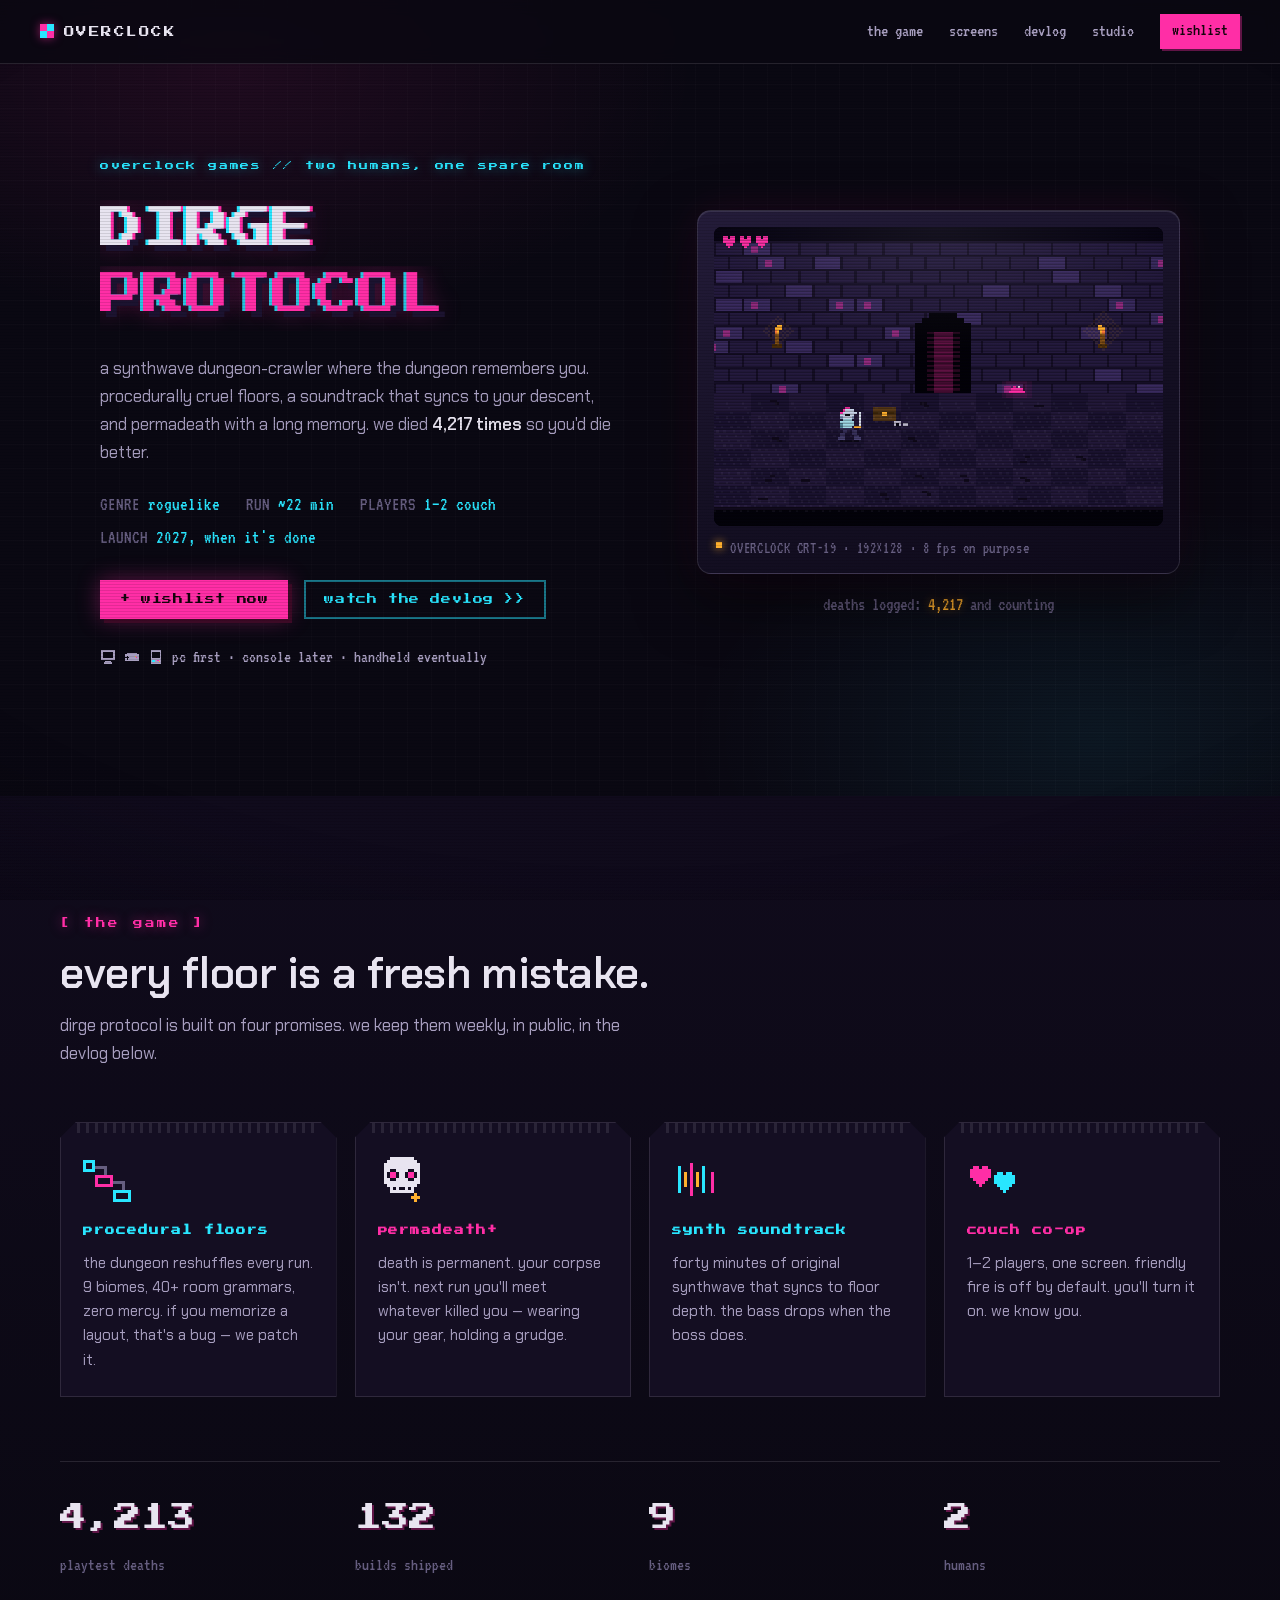
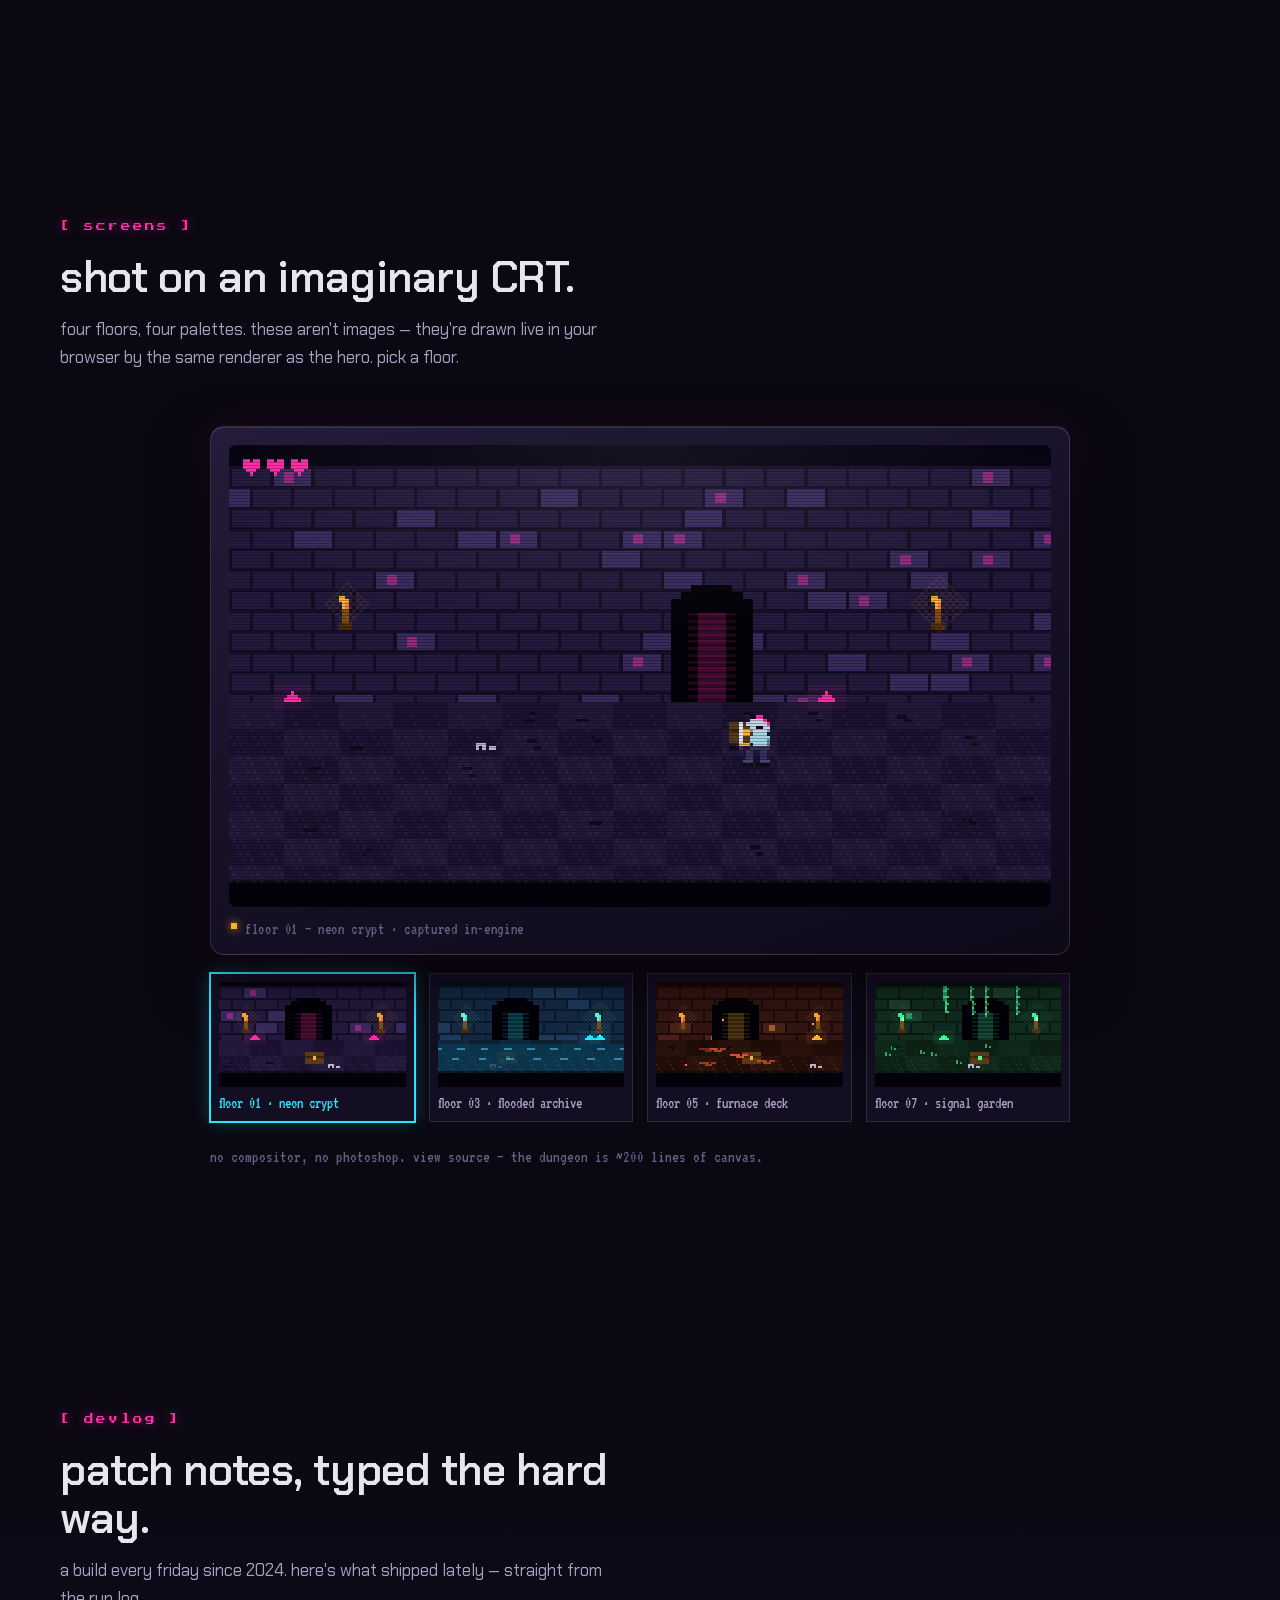
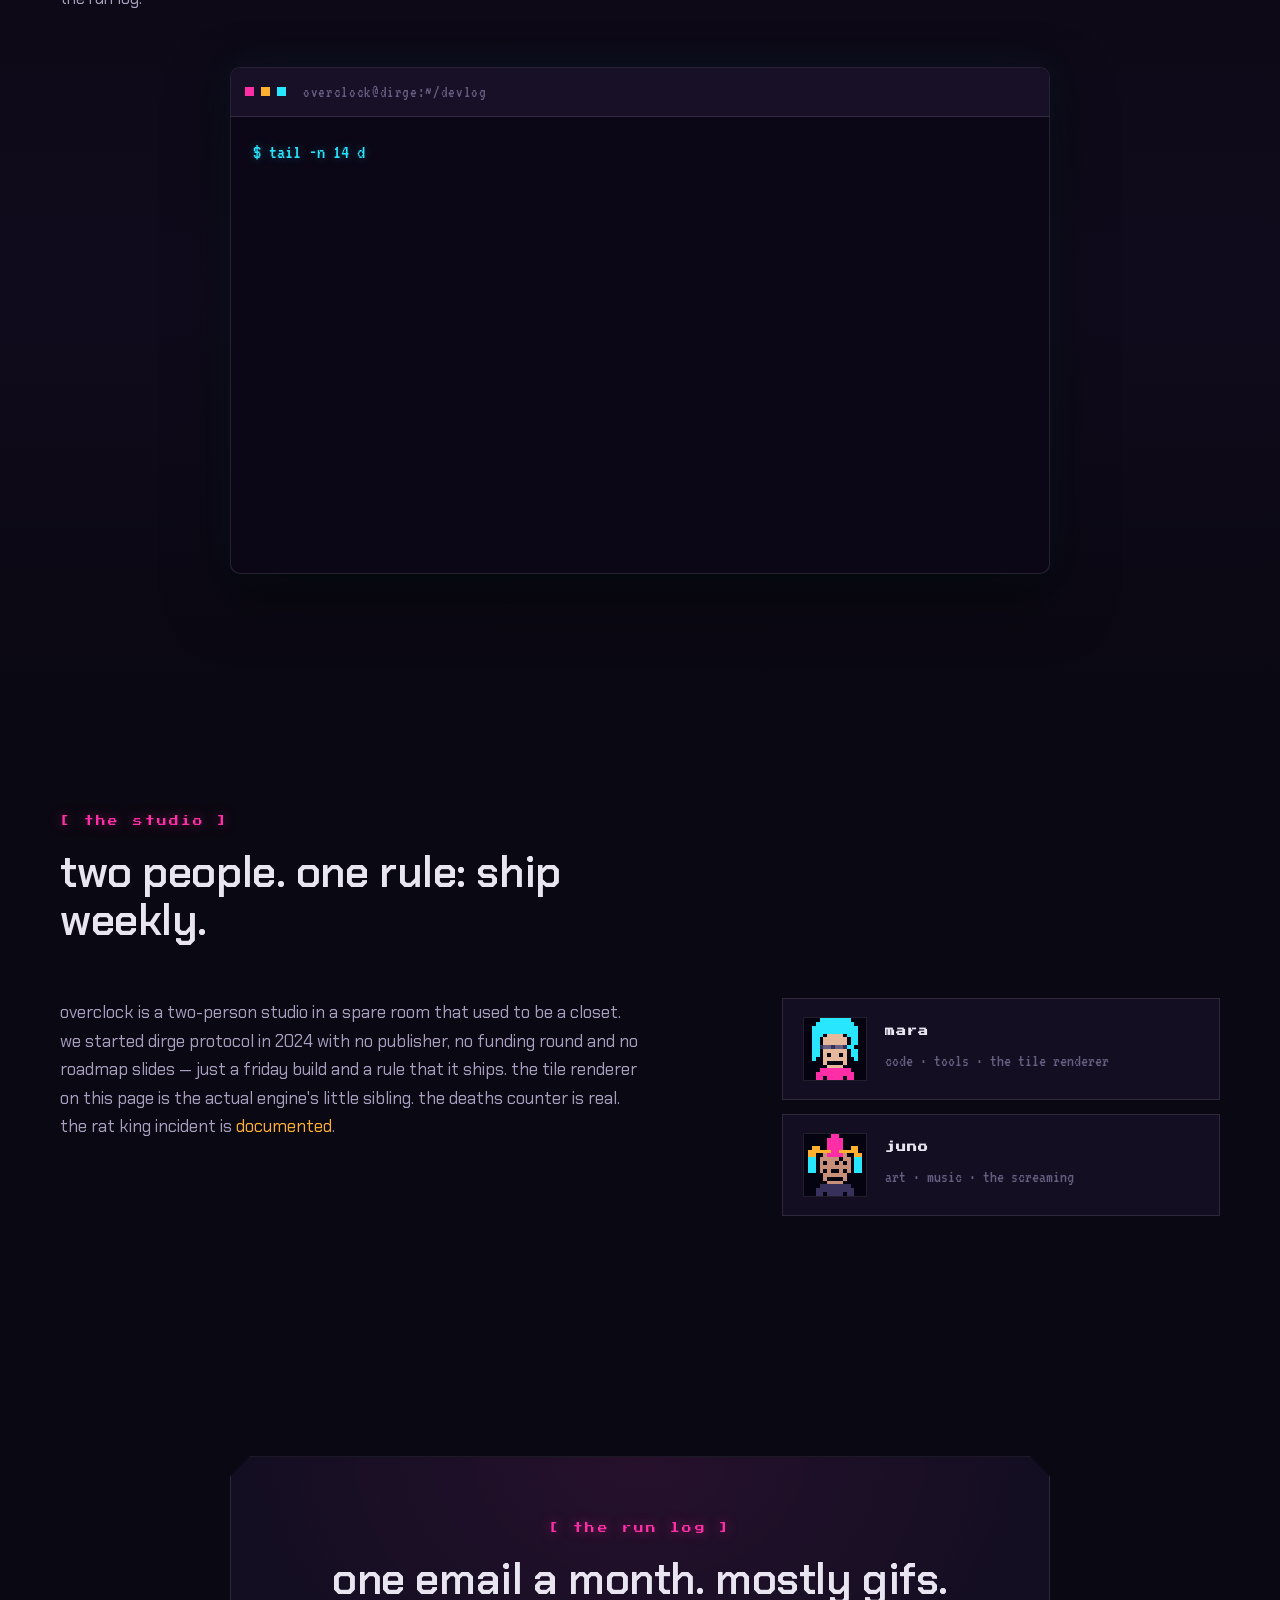
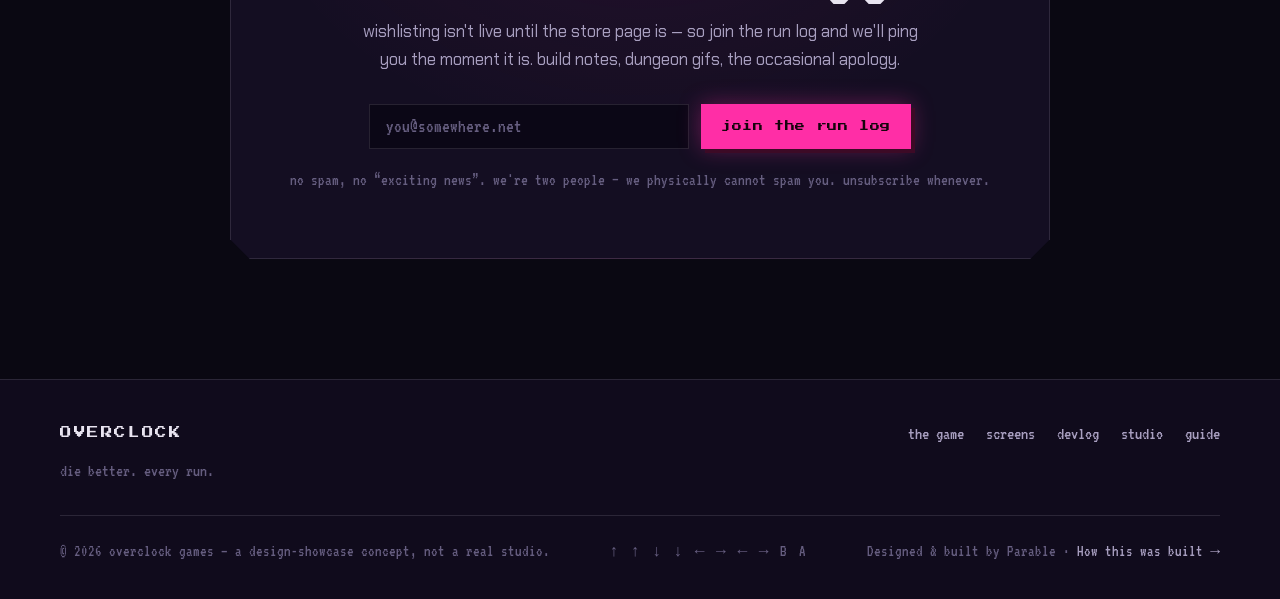
<file: index.html>
<!doctype html>
<html lang="en">
<head>
<meta charset="utf-8" />
<meta name="viewport" content="width=device-width, initial-scale=1" />
<script>document.documentElement.classList.add('js')</script>
<title>OVERCLOCK — DIRGE PROTOCOL, a synthwave dungeon-crawler roguelike</title>
<meta name="description" content="OVERCLOCK is a two-person indie studio. DIRGE PROTOCOL is our synthwave dungeon-crawler roguelike — procedurally cruel floors, permadeath with a memory, couch co-op. We died 4,217 times so you'd die better. Wishlist now." />
<meta name="theme-color" content="#0a0812" />
<meta name="color-scheme" content="dark" />
<meta property="og:title" content="OVERCLOCK — DIRGE PROTOCOL" />
<meta property="og:description" content="A synthwave dungeon-crawler roguelike from a two-person studio. We died 4,217 times so you'd die better." />
<link rel="preconnect" href="https://fonts.googleapis.com" />
<link rel="preconnect" href="https://fonts.gstatic.com" crossorigin />
<link href="https://fonts.googleapis.com/css2?family=Press+Start+2P&family=Chakra+Petch:wght@300;400;500;600;700&family=VT323&display=swap" rel="stylesheet" />
<link rel="stylesheet" href="./styles.css" />
</head>
<body>

<div class="bg-glow" aria-hidden="true"></div>
<div class="scanlines" aria-hidden="true"></div>
<div class="vignette" aria-hidden="true"></div>
<div class="tear" aria-hidden="true"></div>

<header class="nav">
  <a class="brand" href="./" aria-label="Overclock Games home">
    <span class="brand-mark" aria-hidden="true"></span>
    <span class="brand-word">OVERCLOCK</span>
  </a>
  <nav class="nav-links" aria-label="Primary">
    <a href="#game">the game</a>
    <a href="#screens">screens</a>
    <a href="#devlog">devlog</a>
    <a href="#studio">studio</a>
    <a class="nav-cta" href="#runlog">wishlist</a>
  </nav>
</header>

<main id="main">

  <!-- ============ HERO ============ -->
  <section class="hero" id="top" data-glitch>
    <div class="hero-copy">
      <p class="eyebrow reveal">overclock games // two humans, one spare room</p>
      <h1 class="logo" aria-label="Dirge Protocol">
        <span class="line"><span class="logo-word w-dirge">DIRGE</span></span>
        <span class="line"><span class="logo-word w-proto">PROTOCOL</span></span>
      </h1>
      <p class="hero-sub reveal">a synthwave dungeon-crawler where the dungeon remembers you.
        procedurally cruel floors, a soundtrack that syncs to your descent, and permadeath
        with a long memory. we died <strong>4,217 times</strong> so you'd die better.</p>
      <dl class="hero-meta reveal" aria-label="Game facts">
        <div><dt>genre</dt><dd>roguelike</dd></div>
        <div><dt>run</dt><dd>~22 min</dd></div>
        <div><dt>players</dt><dd>1–2 couch</dd></div>
        <div><dt>launch</dt><dd>2027, when it's done</dd></div>
      </dl>
      <div class="hero-actions reveal">
        <a class="btn btn-primary" href="#runlog"><span aria-hidden="true">+ </span>wishlist now</a>
        <a class="btn btn-ghost" href="#devlog">watch the devlog <span aria-hidden="true">&gt;&gt;</span></a>
      </div>
      <p class="platforms reveal">
        <svg class="picon" viewBox="0 0 12 12" shape-rendering="crispEdges" aria-hidden="true"><rect x="1" y="1" width="10" height="7" /><rect x="2" y="2" width="8" height="5" class="pi-screen"/><rect x="4" y="9" width="4" height="1"/><rect x="3" y="10" width="6" height="1"/></svg>
        <svg class="picon" viewBox="0 0 12 12" shape-rendering="crispEdges" aria-hidden="true"><rect x="1" y="4" width="10" height="5"/><rect x="2" y="3" width="8" height="1"/><rect x="2" y="5" width="1" height="3" class="pi-screen"/><rect x="1" y="6" width="3" height="1" class="pi-screen"/><rect x="8" y="5" width="1" height="1" class="pi-a"/><rect x="9" y="6" width="1" height="1" class="pi-m"/></svg>
        <svg class="picon" viewBox="0 0 12 12" shape-rendering="crispEdges" aria-hidden="true"><rect x="2" y="1" width="8" height="10"/><rect x="3" y="2" width="6" height="5" class="pi-screen"/><rect x="3" y="8" width="2" height="2" class="pi-c"/><rect x="7" y="8" width="1" height="1" class="pi-m"/><rect x="8" y="9" width="1" height="1" class="pi-a"/></svg>
        <span>pc first · console later · handheld eventually</span>
      </p>
    </div>

    <div class="hero-crt reveal">
      <figure class="crt" role="img" aria-label="Pixel-art scene from Dirge Protocol: a small knight patrols a torch-lit dungeon corridor, magenta crystals glowing along the walls, dithered fog drifting across the floor. Drawn live by the site's own renderer.">
        <div class="crt-screen">
          <canvas id="heroScene" width="192" height="128" aria-hidden="true"></canvas>
          <noscript><p class="crt-noscript">the live pixel renderer needs JavaScript — imagine a very small knight in a very rude dungeon.</p></noscript>
        </div>
        <figcaption class="crt-label" aria-hidden="true">
          <span class="crt-led"></span>OVERCLOCK CRT-19 · 192×128 · 8 fps on purpose
        </figcaption>
      </figure>
      <p class="deaths reveal"><span class="deaths-k">deaths logged:</span> <span id="deathCount">4,217</span> <span class="deaths-s">and counting</span></p>
    </div>
  </section>

  <!-- ============ THE GAME ============ -->
  <section id="game" class="game" data-glitch>
    <div class="section-head">
      <p class="kicker reveal">[ the game ]</p>
      <h2 class="reveal">every floor is a fresh mistake.</h2>
      <p class="lede reveal">dirge protocol is built on four promises. we keep them weekly,
        in public, in the devlog below.</p>
    </div>

    <div class="cart-grid">
      <article class="cart reveal">
        <canvas class="cart-icon" data-icon="floors" width="16" height="16" aria-hidden="true"></canvas>
        <h3>procedural floors</h3>
        <p>the dungeon reshuffles every run. 9 biomes, 40+ room grammars, zero mercy.
          if you memorize a layout, that's a bug — we patch it.</p>
      </article>
      <article class="cart reveal">
        <canvas class="cart-icon" data-icon="skull" width="16" height="16" aria-hidden="true"></canvas>
        <h3>permadeath+</h3>
        <p>death is permanent. your corpse isn't. next run you'll meet whatever killed
          you — wearing your gear, holding a grudge.</p>
      </article>
      <article class="cart reveal">
        <canvas class="cart-icon" data-icon="synth" width="16" height="16" aria-hidden="true"></canvas>
        <h3>synth soundtrack</h3>
        <p>forty minutes of original synthwave that syncs to floor depth.
          the bass drops when the boss does.</p>
      </article>
      <article class="cart reveal">
        <canvas class="cart-icon" data-icon="coop" width="16" height="16" aria-hidden="true"></canvas>
        <h3>couch co-op</h3>
        <p>1–2 players, one screen. friendly fire is off by default.
          you'll turn it on. we know you.</p>
      </article>
    </div>

    <div class="stats reveal" aria-label="Studio numbers">
      <div class="stat"><span class="s-num" data-to="4217">0</span><span class="s-lbl">playtest deaths</span></div>
      <div class="stat"><span class="s-num" data-to="132">0</span><span class="s-lbl">builds shipped</span></div>
      <div class="stat"><span class="s-num" data-to="9">0</span><span class="s-lbl">biomes</span></div>
      <div class="stat"><span class="s-num" data-to="2">0</span><span class="s-lbl">humans</span></div>
    </div>
  </section>

  <!-- ============ SCREENS ============ -->
  <section id="screens" class="screens" data-glitch>
    <div class="section-head">
      <p class="kicker reveal">[ screens ]</p>
      <h2 class="reveal">shot on an imaginary CRT.</h2>
      <p class="lede reveal">four floors, four palettes. these aren't images — they're drawn
        live in your browser by the same renderer as the hero. pick a floor.</p>
    </div>

    <figure class="shot-viewer reveal" role="img" aria-label="Large pixel-art screenshot of the currently selected floor of Dirge Protocol, rendered inside a CRT bezel.">
      <div class="crt crt-wide">
        <div class="crt-screen">
          <canvas id="shotScene" width="240" height="135" aria-hidden="true"></canvas>
        </div>
        <figcaption class="crt-label" aria-hidden="true"><span class="crt-led"></span><span id="shotCaption">floor 01 — neon crypt · captured in-engine</span></figcaption>
      </div>
    </figure>

    <div class="shot-rail reveal" role="group" aria-label="Choose a floor to preview">
      <button class="shot-thumb" type="button" data-shot="0" aria-pressed="true">
        <canvas width="96" height="54" aria-hidden="true"></canvas><span>floor 01 · neon crypt</span>
      </button>
      <button class="shot-thumb" type="button" data-shot="1" aria-pressed="false">
        <canvas width="96" height="54" aria-hidden="true"></canvas><span>floor 03 · flooded archive</span>
      </button>
      <button class="shot-thumb" type="button" data-shot="2" aria-pressed="false">
        <canvas width="96" height="54" aria-hidden="true"></canvas><span>floor 05 · furnace deck</span>
      </button>
      <button class="shot-thumb" type="button" data-shot="3" aria-pressed="false">
        <canvas width="96" height="54" aria-hidden="true"></canvas><span>floor 07 · signal garden</span>
      </button>
    </div>
    <p class="shot-note reveal">no compositor, no photoshop. view source — the dungeon is ~200 lines of canvas.</p>
  </section>

  <!-- ============ DEVLOG ============ -->
  <section id="devlog" class="devlog" data-glitch>
    <div class="section-head">
      <p class="kicker reveal">[ devlog ]</p>
      <h2 class="reveal">patch notes, typed the hard way.</h2>
      <p class="lede reveal">a build every friday since 2024. here's what shipped lately —
        straight from the run log.</p>
    </div>

    <div class="term reveal">
      <div class="term-bar" aria-hidden="true">
        <span class="term-dot td-m"></span><span class="term-dot td-a"></span><span class="term-dot td-c"></span>
        <span class="term-title">overclock@dirge:~/devlog</span>
      </div>
      <div class="term-body">
        <div class="sr-only">
          Devlog. Version 0.3.1, July 2, 2026, balance: nerfed the rat king — he knows what he did;
          fixed a bug where death was insufficiently permanent; torches now flicker at 8 frames per
          second, as nature intended. Version 0.3.0, June 19, 2026, content: new biome, the flooded
          archive — 14 rooms, 3 new ways to drown; track 07 “chlorine cathedral” shipped — juno says
          it's her best, she's right. Version 0.2.9, June 5, 2026, bugfix: co-op — player two can no
          longer sell player one at the shop; fog now renders in front of your regrets, not behind them.
        </div>
        <div class="term-text" id="termText" aria-hidden="true">
          <p class="tl tl-cmd">$ tail -n 14 devlog.txt</p>
          <p class="tl tl-ver">[v0.3.1] · 2026-07-02 · <span class="tag">balance</span></p>
          <p class="tl">+ nerfed the rat king. he knows what he did.</p>
          <p class="tl">+ fixed a bug where death was insufficiently permanent.</p>
          <p class="tl">+ torches now flicker at 8 fps, as nature intended.</p>
          <p class="tl tl-gap"></p>
          <p class="tl tl-ver">[v0.3.0] · 2026-06-19 · <span class="tag">content</span></p>
          <p class="tl">+ new biome: the flooded archive. 14 rooms. 3 new ways to drown.</p>
          <p class="tl">+ track 07 "chlorine cathedral" shipped. juno says it's her best. she's right.</p>
          <p class="tl tl-gap"></p>
          <p class="tl tl-ver">[v0.2.9] · 2026-06-05 · <span class="tag">bugfix</span></p>
          <p class="tl">+ co-op: player two can no longer sell player one at the shop.</p>
          <p class="tl">+ fog now renders in front of your regrets, not behind them.</p>
          <p class="tl tl-cmd tl-end">$ <span class="cursor"></span></p>
        </div>
      </div>
    </div>
  </section>

  <!-- ============ STUDIO ============ -->
  <section id="studio" class="studio" data-glitch>
    <div class="section-head">
      <p class="kicker reveal">[ the studio ]</p>
      <h2 class="reveal">two people. one rule: ship weekly.</h2>
    </div>
    <div class="studio-grid">
      <p class="studio-copy reveal">overclock is a two-person studio in a spare room that used to be
        a closet. we started dirge protocol in 2024 with no publisher, no funding round and no
        roadmap slides — just a friday build and a rule that it ships. the tile renderer on this
        page is the actual engine's little sibling. the deaths counter is real. the rat king
        incident is <em>documented</em>.</p>
      <div class="crew">
        <div class="crew-card reveal">
          <canvas class="crew-face" data-face="mara" width="16" height="16" aria-hidden="true"></canvas>
          <div><h3>mara</h3><p>code · tools · the tile renderer</p></div>
        </div>
        <div class="crew-card reveal">
          <canvas class="crew-face" data-face="juno" width="16" height="16" aria-hidden="true"></canvas>
          <div><h3>juno</h3><p>art · music · the screaming</p></div>
        </div>
      </div>
    </div>
  </section>

  <!-- ============ RUN LOG CTA ============ -->
  <section id="runlog" class="runlog" data-glitch>
    <div class="runlog-box reveal">
      <p class="kicker">[ the run log ]</p>
      <h2>one email a month. mostly gifs.</h2>
      <p class="lede">wishlisting isn't live until the store page is — so join the run log and
        we'll ping you the moment it is. build notes, dungeon gifs, the occasional apology.</p>
      <form id="runlogForm" class="runlog-form" novalidate>
        <label class="sr-only" for="email">email address</label>
        <input id="email" name="email" type="email" autocomplete="email" required
               placeholder="you@somewhere.net" />
        <button class="btn btn-primary" type="submit">join the run log</button>
      </form>
      <p class="runlog-note" id="formNote" aria-live="polite">no spam, no “exciting news”. we're two
        people — we physically cannot spam you. unsubscribe whenever.</p>
    </div>
  </section>
</main>

<footer class="footer">
  <div class="foot-top">
    <div>
      <span class="foot-brand">OVERCLOCK</span>
      <p class="foot-tag">die better. every run.</p>
    </div>
    <div class="foot-links">
      <a href="#game">the game</a><a href="#screens">screens</a><a href="#devlog">devlog</a><a href="#studio">studio</a><a href="./guide/">guide</a>
    </div>
  </div>
  <div class="foot-bottom">
    <span>© 2026 overclock games — a design-showcase concept, not a real studio.</span>
    <span class="foot-konami" aria-hidden="true" title="you know what to do">↑ ↑ ↓ ↓ ← → ← → B A</span>
    <span>Designed &amp; built by Parable · <a href="./guide/">How this was built →</a></span>
  </div>
</footer>

<div class="god-badge" id="godBadge" role="status" hidden>
  <span aria-hidden="true">+ </span>GOD MODE ON -- damage: yes. consequences: no.
</div>

<script src="./main.js" defer></script>
</body>
</html>
</file>
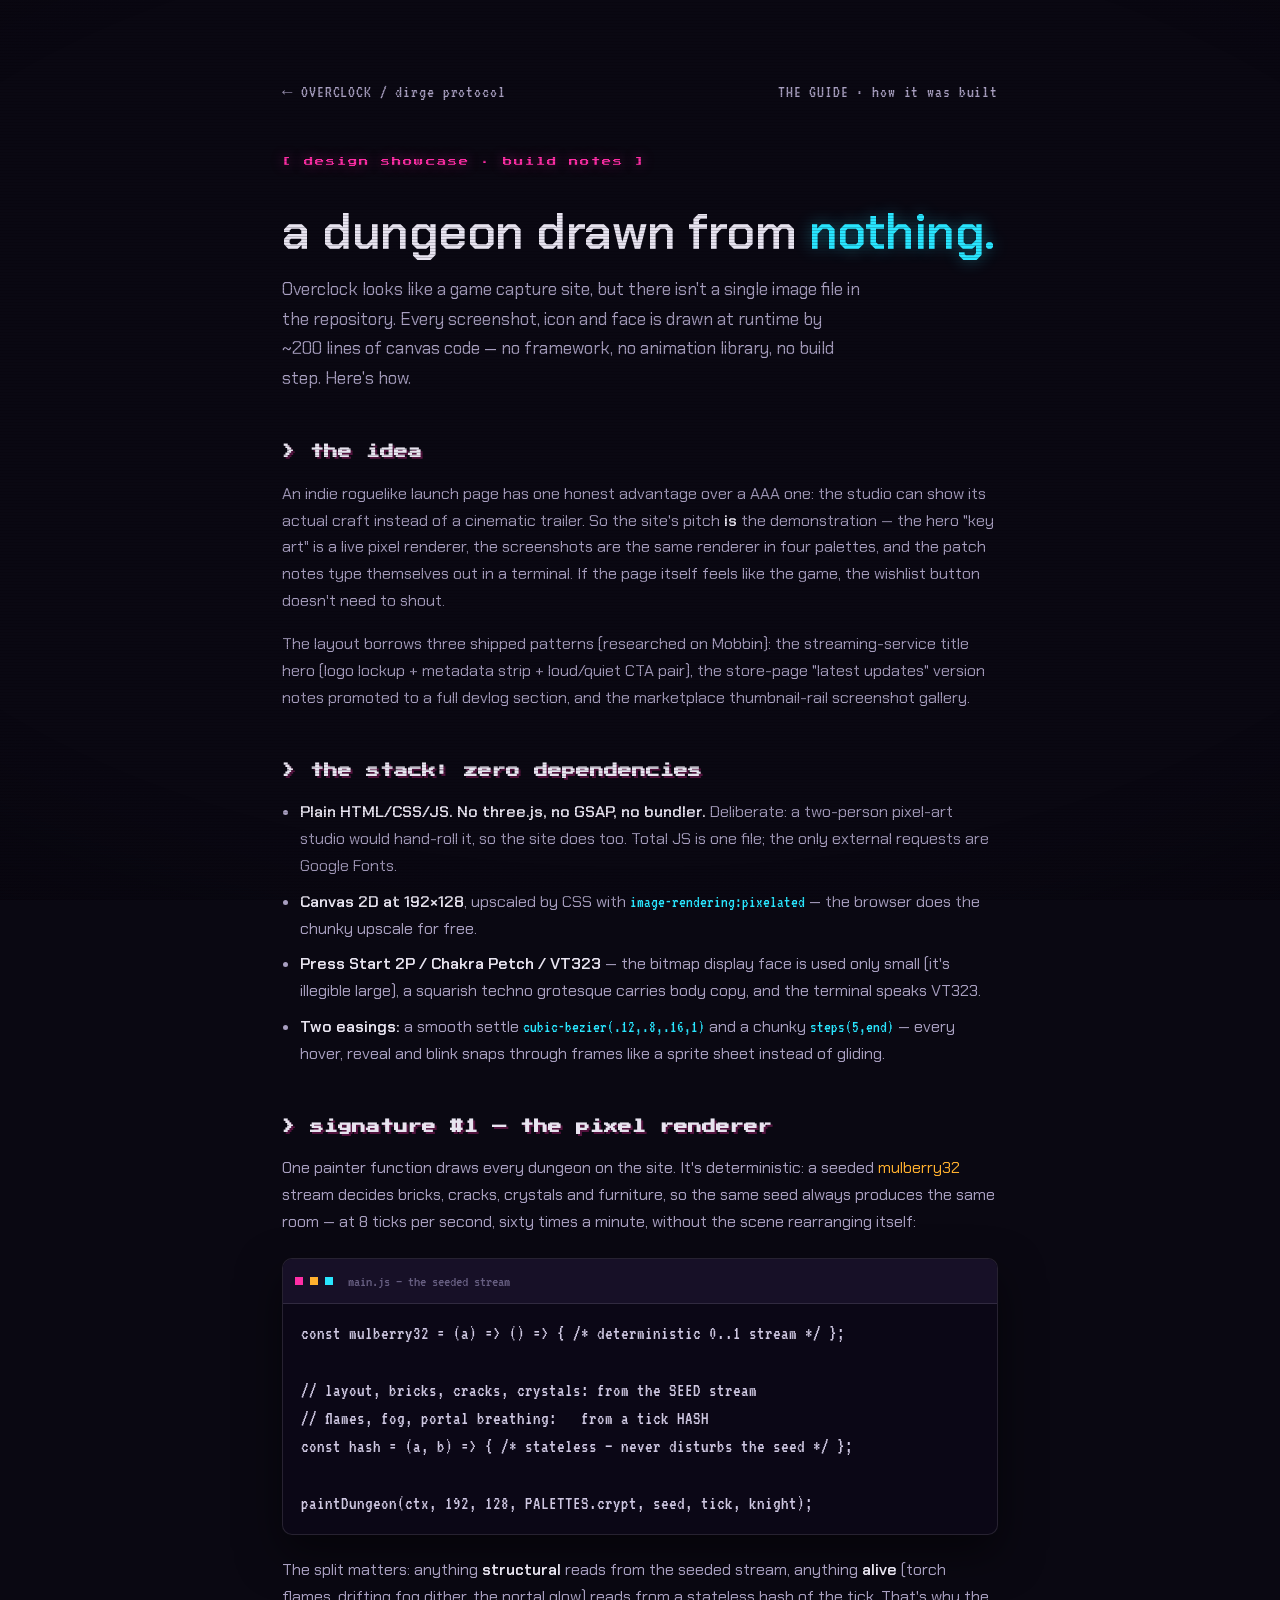
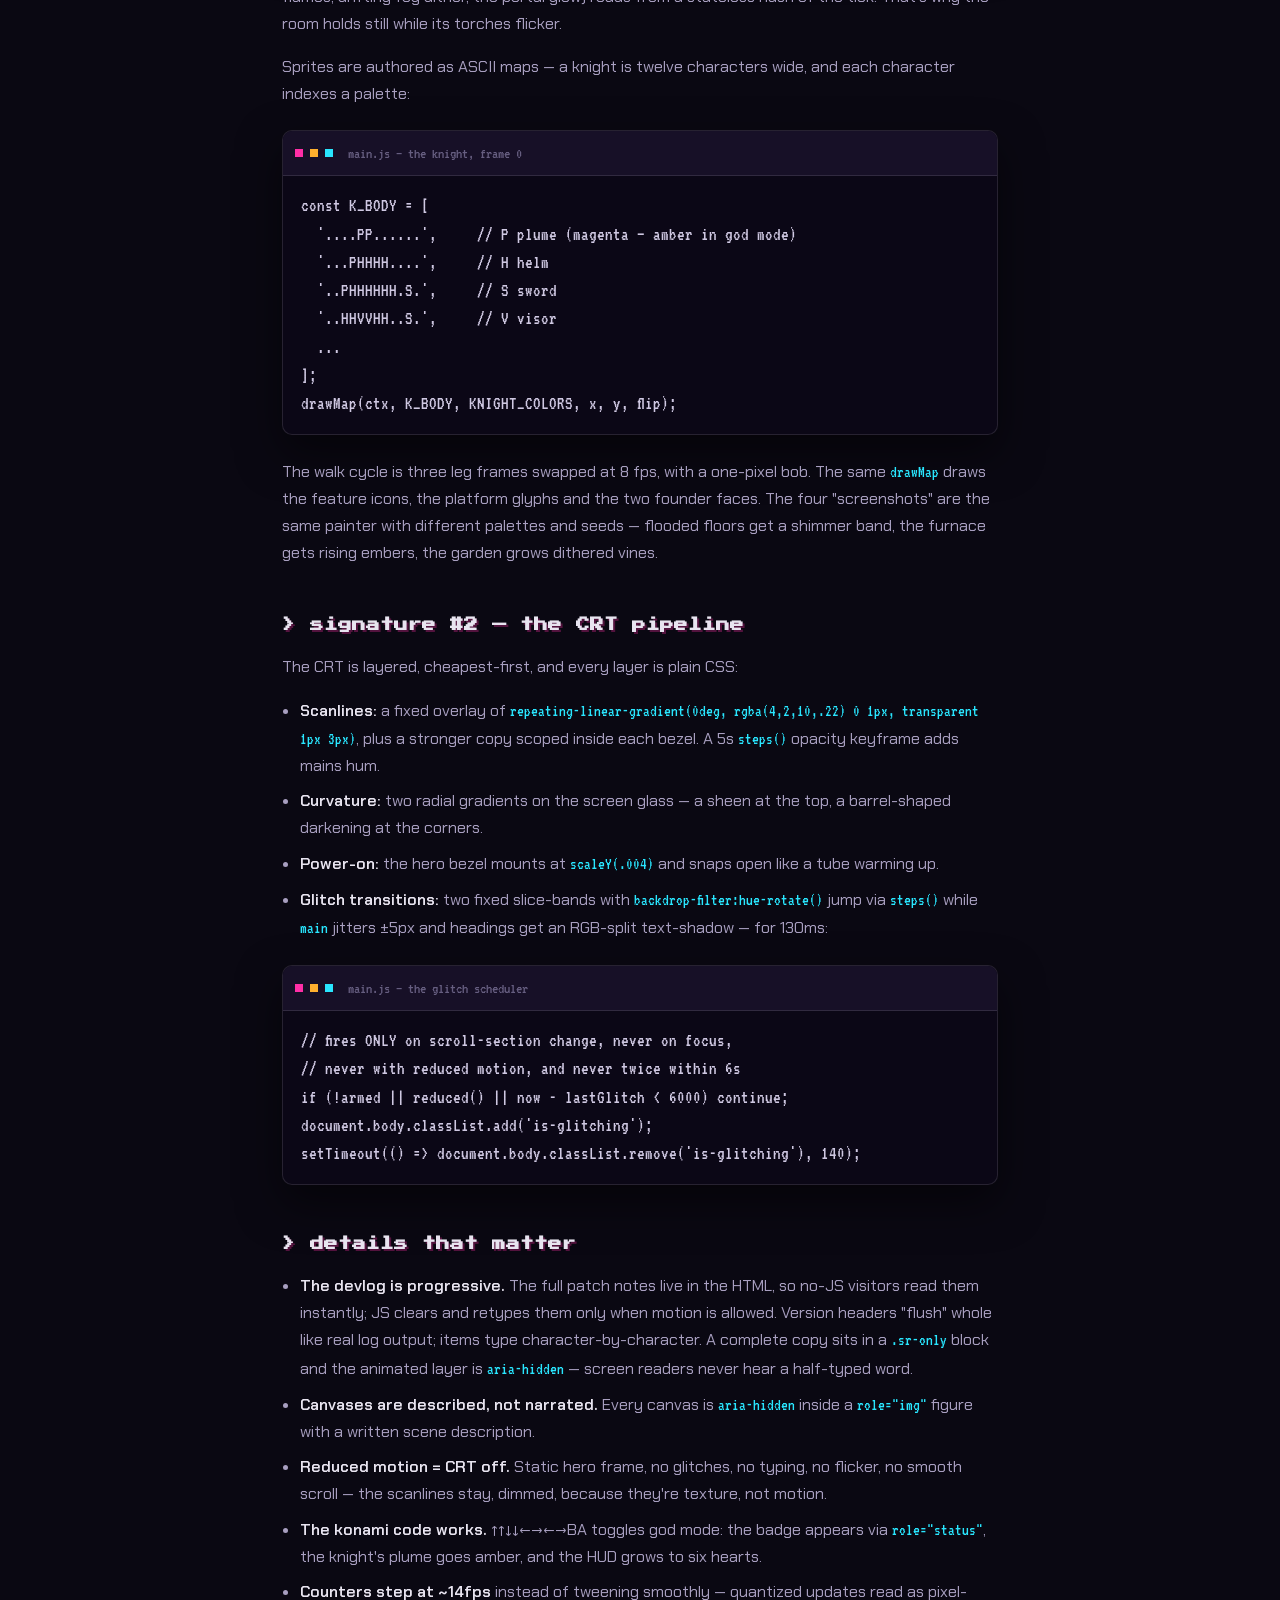
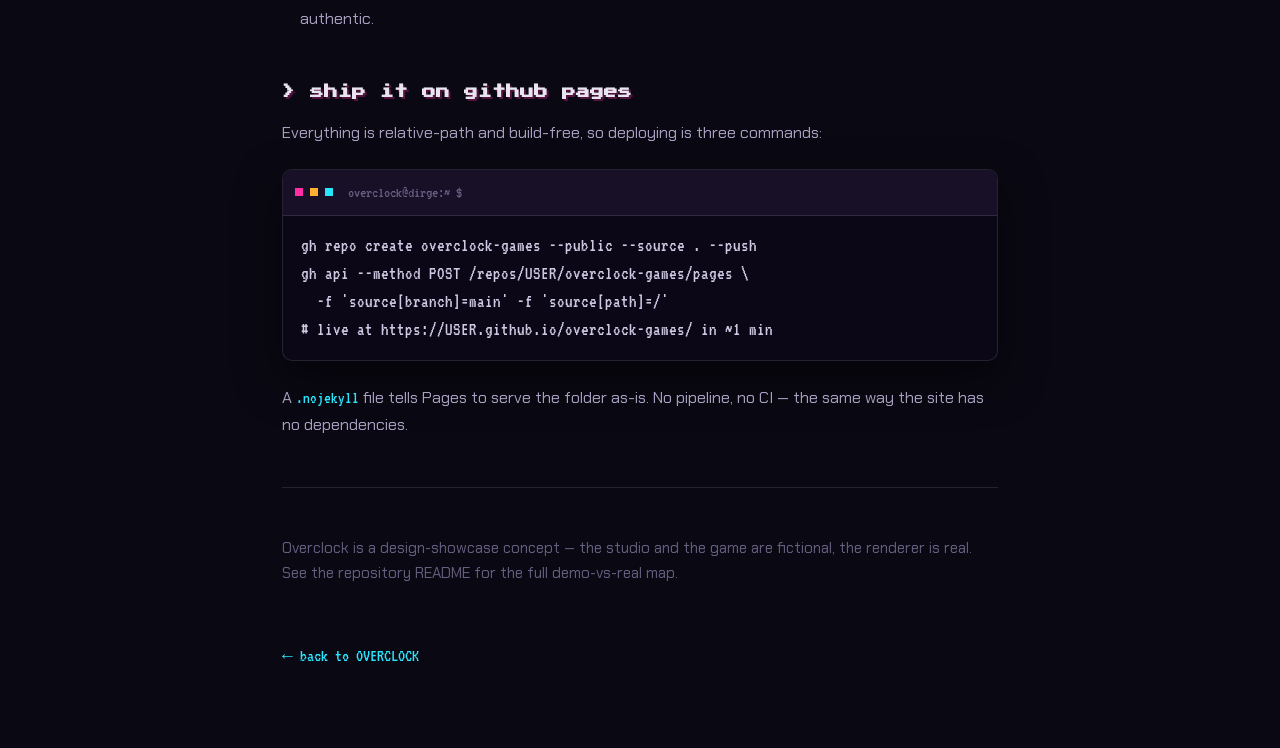
<file: guide/index.html>
<!doctype html>
<html lang="en">
<head>
<meta charset="utf-8" />
<meta name="viewport" content="width=device-width, initial-scale=1" />
<title>How Overclock was built — the guide</title>
<meta name="description" content="A walkthrough of Overclock's signature techniques: the procedural canvas pixel-art renderer and the hand-rolled CRT pipeline. Zero dependencies." />
<meta name="theme-color" content="#0a0812" />
<meta name="color-scheme" content="dark" />
<link rel="preconnect" href="https://fonts.googleapis.com" />
<link rel="preconnect" href="https://fonts.gstatic.com" crossorigin />
<link href="https://fonts.googleapis.com/css2?family=Press+Start+2P&family=Chakra+Petch:wght@300;400;500;600&family=VT323&display=swap" rel="stylesheet" />
<style>
:root{--bg:#0a0812;--panel:#140e22;--ink:#e8e4f0;--dim:#a89fc0;--faint:#665e80;--magenta:#ff2ea6;--cyan:#29e6ff;--amber:#ffb02e;--line:rgba(232,228,240,.12);--max:780px}
*{box-sizing:border-box;margin:0;padding:0}
body{background:var(--bg);color:var(--ink);font-family:"Chakra Petch",system-ui,sans-serif;line-height:1.68;-webkit-font-smoothing:antialiased}
body::before{content:"";position:fixed;inset:0;z-index:9;pointer-events:none;
  background:repeating-linear-gradient(0deg, rgba(4,2,10,.2) 0 1px, transparent 1px 3px)}
body::after{content:"";position:fixed;inset:0;z-index:10;pointer-events:none;
  background:radial-gradient(115% 90% at 50% 44%, transparent 58%, rgba(2,1,6,.5) 100%)}
a{color:var(--cyan);text-decoration:none}a:hover{text-decoration:underline}
:focus-visible{outline:2px solid var(--cyan);outline-offset:3px}
.wrap{position:relative;z-index:1;max-width:var(--max);margin:0 auto;padding:clamp(28px,6vw,80px) clamp(18px,5vw,32px)}
.top{display:flex;justify-content:space-between;gap:14px;flex-wrap:wrap;margin-bottom:3rem;font-family:"VT323",monospace;font-size:1.08rem;letter-spacing:.05em;color:var(--dim)}
.top a{color:var(--dim)}.top a:hover{color:var(--cyan)}
.ey{font-family:"Press Start 2P",monospace;font-size:.58rem;letter-spacing:.22em;color:var(--magenta);text-shadow:0 0 12px rgba(255,46,166,.5);display:block;margin-bottom:2.2rem}
h1{font-weight:600;font-size:clamp(2rem,5.6vw,3.1rem);line-height:1.1;margin-bottom:.7rem;letter-spacing:-.01em}
h1 em{color:var(--cyan);font-style:normal;text-shadow:0 0 16px rgba(41,230,255,.4)}
.sub{color:var(--dim);font-size:1.1rem;margin-bottom:3rem;max-width:58ch}
h2{font-family:"Press Start 2P",monospace;font-size:clamp(.72rem,2vw,.86rem);line-height:1.7;color:var(--ink);margin:3rem 0 1rem;text-shadow:2px 2px 0 rgba(255,46,166,.3)}
p{color:var(--dim);margin:1rem 0}
strong{color:var(--ink);font-weight:600}
em{color:var(--amber);font-style:normal}
ul{margin:1rem 0 1rem 1.1rem;color:var(--dim)}li{margin:.5rem 0}
.term{background:#0b0716;border:1px solid var(--line);border-radius:10px;overflow:hidden;margin:1.4rem 0;box-shadow:0 18px 44px rgba(0,0,0,.5)}
.term-bar{display:flex;align-items:center;gap:7px;padding:9px 12px;background:#171027;border-bottom:1px solid var(--line)}
.term-dot{width:8px;height:8px}
.td-m{background:var(--magenta)}.td-a{background:var(--amber)}.td-c{background:var(--cyan)}
.term-name{margin-left:8px;font-family:"VT323",monospace;font-size:.98rem;color:var(--faint)}
pre{padding:16px 18px;overflow-x:auto;font-family:"VT323",monospace;font-size:1.12rem;line-height:1.5;color:#cfc8e2}
code{font-family:"VT323",monospace;font-size:1.05em;color:var(--cyan)}
pre code{color:inherit}
.rule{height:1px;background:var(--line);margin:3rem 0;border:0}
.back{display:inline-block;margin-top:2.4rem;font-family:"VT323",monospace;font-size:1.12rem}
.foot-note{color:var(--faint);font-size:.95rem}
@media (prefers-reduced-motion:reduce){*{animation:none!important;transition:none!important}}
</style>
</head>
<body>
<div class="wrap">
  <div class="top">
    <a href="../">← OVERCLOCK / dirge protocol</a>
    <span>THE GUIDE · how it was built</span>
  </div>

  <span class="ey">[ design showcase · build notes ]</span>
  <h1>a dungeon drawn from <em>nothing.</em></h1>
  <p class="sub">Overclock looks like a game capture site, but there isn't a single image file in the
    repository. Every screenshot, icon and face is drawn at runtime by ~200 lines of canvas code —
    no framework, no animation library, no build step. Here's how.</p>

  <h2>&gt; the idea</h2>
  <p>An indie roguelike launch page has one honest advantage over a AAA one: the studio can show
    its actual craft instead of a cinematic trailer. So the site's pitch <strong>is</strong> the
    demonstration — the hero "key art" is a live pixel renderer, the screenshots are the same
    renderer in four palettes, and the patch notes type themselves out in a terminal. If the page
    itself feels like the game, the wishlist button doesn't need to shout.</p>
  <p>The layout borrows three shipped patterns (researched on Mobbin): the streaming-service title
    hero (logo lockup + metadata strip + loud/quiet CTA pair), the store-page "latest updates"
    version notes promoted to a full devlog section, and the marketplace thumbnail-rail screenshot
    gallery.</p>

  <h2>&gt; the stack: zero dependencies</h2>
  <ul>
    <li><strong>Plain HTML/CSS/JS. No three.js, no GSAP, no bundler.</strong> Deliberate: a
      two-person pixel-art studio would hand-roll it, so the site does too. Total JS is one file;
      the only external requests are Google Fonts.</li>
    <li><strong>Canvas 2D at 192×128</strong>, upscaled by CSS with
      <code>image-rendering:pixelated</code> — the browser does the chunky upscale for free.</li>
    <li><strong>Press Start 2P / Chakra Petch / VT323</strong> — the bitmap display face is used
      only small (it's illegible large), a squarish techno grotesque carries body copy, and the
      terminal speaks VT323.</li>
    <li><strong>Two easings:</strong> a smooth settle <code>cubic-bezier(.12,.8,.16,1)</code> and a
      chunky <code>steps(5,end)</code> — every hover, reveal and blink snaps through frames like a
      sprite sheet instead of gliding.</li>
  </ul>

  <h2>&gt; signature #1 — the pixel renderer</h2>
  <p>One painter function draws every dungeon on the site. It's deterministic: a seeded
    <em>mulberry32</em> stream decides bricks, cracks, crystals and furniture, so the same seed
    always produces the same room — at 8 ticks per second, sixty times a minute, without the
    scene rearranging itself:</p>
  <div class="term"><div class="term-bar"><span class="term-dot td-m"></span><span class="term-dot td-a"></span><span class="term-dot td-c"></span><span class="term-name">main.js — the seeded stream</span></div>
  <pre><code>const mulberry32 = (a) => () => { /* deterministic 0..1 stream */ };

// layout, bricks, cracks, crystals: from the SEED stream
// flames, fog, portal breathing:   from a tick HASH
const hash = (a, b) => { /* stateless — never disturbs the seed */ };

paintDungeon(ctx, 192, 128, PALETTES.crypt, seed, tick, knight);</code></pre></div>
  <p>The split matters: anything <strong>structural</strong> reads from the seeded stream, anything
    <strong>alive</strong> (torch flames, drifting fog dither, the portal glow) reads from a
    stateless hash of the tick. That's why the room holds still while its torches flicker.</p>
  <p>Sprites are authored as ASCII maps — a knight is twelve characters wide, and each character
    indexes a palette:</p>
  <div class="term"><div class="term-bar"><span class="term-dot td-m"></span><span class="term-dot td-a"></span><span class="term-dot td-c"></span><span class="term-name">main.js — the knight, frame 0</span></div>
  <pre><code>const K_BODY = [
  '....PP......',     // P plume (magenta — amber in god mode)
  '...PHHHH....',     // H helm
  '..PHHHHHH.S.',     // S sword
  '..HHVVHH..S.',     // V visor
  ...
];
drawMap(ctx, K_BODY, KNIGHT_COLORS, x, y, flip);</code></pre></div>
  <p>The walk cycle is three leg frames swapped at 8&nbsp;fps, with a one-pixel bob. The same
    <code>drawMap</code> draws the feature icons, the platform glyphs and the two founder faces.
    The four "screenshots" are the same painter with different palettes and seeds — flooded floors
    get a shimmer band, the furnace gets rising embers, the garden grows dithered vines.</p>

  <h2>&gt; signature #2 — the CRT pipeline</h2>
  <p>The CRT is layered, cheapest-first, and every layer is plain CSS:</p>
  <ul>
    <li><strong>Scanlines:</strong> a fixed overlay of
      <code>repeating-linear-gradient(0deg, rgba(4,2,10,.22) 0 1px, transparent 1px 3px)</code>,
      plus a stronger copy scoped inside each bezel. A 5s <code>steps()</code> opacity keyframe
      adds mains hum.</li>
    <li><strong>Curvature:</strong> two radial gradients on the screen glass — a sheen at the top,
      a barrel-shaped darkening at the corners.</li>
    <li><strong>Power-on:</strong> the hero bezel mounts at <code>scaleY(.004)</code> and snaps
      open like a tube warming up.</li>
    <li><strong>Glitch transitions:</strong> two fixed slice-bands with
      <code>backdrop-filter:hue-rotate()</code> jump via <code>steps()</code> while
      <code>main</code> jitters ±5px and headings get an RGB-split text-shadow — for 130ms:</li>
  </ul>
  <div class="term"><div class="term-bar"><span class="term-dot td-m"></span><span class="term-dot td-a"></span><span class="term-dot td-c"></span><span class="term-name">main.js — the glitch scheduler</span></div>
  <pre><code>// fires ONLY on scroll-section change, never on focus,
// never with reduced motion, and never twice within 6s
if (!armed || reduced() || now - lastGlitch < 6000) continue;
document.body.classList.add('is-glitching');
setTimeout(() => document.body.classList.remove('is-glitching'), 140);</code></pre></div>

  <h2>&gt; details that matter</h2>
  <ul>
    <li><strong>The devlog is progressive.</strong> The full patch notes live in the HTML, so no-JS
      visitors read them instantly; JS clears and retypes them only when motion is allowed. Version
      headers "flush" whole like real log output; items type character-by-character. A complete
      copy sits in a <code>.sr-only</code> block and the animated layer is
      <code>aria-hidden</code> — screen readers never hear a half-typed word.</li>
    <li><strong>Canvases are described, not narrated.</strong> Every canvas is
      <code>aria-hidden</code> inside a <code>role="img"</code> figure with a written scene
      description.</li>
    <li><strong>Reduced motion = CRT off.</strong> Static hero frame, no glitches, no typing, no
      flicker, no smooth scroll — the scanlines stay, dimmed, because they're texture, not motion.</li>
    <li><strong>The konami code works.</strong> ↑↑↓↓←→←→BA toggles god mode: the badge appears via
      <code>role="status"</code>, the knight's plume goes amber, and the HUD grows to six hearts.</li>
    <li><strong>Counters step at ~14fps</strong> instead of tweening smoothly — quantized updates
      read as pixel-authentic.</li>
  </ul>

  <h2>&gt; ship it on github pages</h2>
  <p>Everything is relative-path and build-free, so deploying is three commands:</p>
  <div class="term"><div class="term-bar"><span class="term-dot td-m"></span><span class="term-dot td-a"></span><span class="term-dot td-c"></span><span class="term-name">overclock@dirge:~ $</span></div>
  <pre><code>gh repo create overclock-games --public --source . --push
gh api --method POST /repos/USER/overclock-games/pages \
  -f 'source[branch]=main' -f 'source[path]=/'
# live at https://USER.github.io/overclock-games/ in ~1 min</code></pre></div>
  <p>A <code>.nojekyll</code> file tells Pages to serve the folder as-is. No pipeline, no CI — the
    same way the site has no dependencies.</p>

  <hr class="rule" />
  <p class="foot-note">Overclock is a design-showcase concept — the studio and the game are fictional,
    the renderer is real. See the repository README for the full demo-vs-real map.</p>
  <a class="back" href="../">← back to OVERCLOCK</a>
</div>
</body>
</html>
</file>
<file: styles.css>
/* ============================================================
   OVERCLOCK — DIRGE PROTOCOL
   CRT-terminal pixel-craft. Zero dependencies, hand-rolled.
   ============================================================ */

:root{
  --bg:#0a0812;
  --bg-2:#100b1c;
  --panel:#140e22;
  --ink:#e8e4f0;
  --dim:#a89fc0;
  --faint:#665e80;
  --magenta:#ff2ea6;
  --cyan:#29e6ff;
  --amber:#ffb02e;
  --line:rgba(232,228,240,.12);
  --max:1160px;
  /* signature motion: a smooth settle + a chunky pixel step */
  --ease:cubic-bezier(.12,.8,.16,1);
  --stepped:steps(5,end);
  --px-display:"Press Start 2P",monospace;
  --px-body:"Chakra Petch",system-ui,sans-serif;
  --px-term:"VT323",monospace;
}

*{box-sizing:border-box;margin:0;padding:0}
html{scroll-behavior:smooth}
body{
  background:var(--bg);
  color:var(--ink);
  font-family:var(--px-body);
  font-weight:400;
  line-height:1.65;
  -webkit-font-smoothing:antialiased;
  overflow-x:hidden;
}
::selection{background:var(--magenta);color:#14040c}
a{color:var(--cyan);text-decoration:none}
img,canvas{display:block;max-width:100%}
canvas{image-rendering:pixelated}

:focus-visible{outline:2px solid var(--cyan);outline-offset:3px;border-radius:2px}

.sr-only{position:absolute;width:1px;height:1px;padding:0;margin:-1px;overflow:hidden;clip:rect(0 0 0 0);white-space:nowrap;border:0}

/* ---------- fixed atmosphere layers ---------- */
.bg-glow{
  position:fixed;inset:0;z-index:-1;pointer-events:none;
  background:
    radial-gradient(52% 40% at 18% 8%, rgba(255,46,166,.09), transparent 70%),
    radial-gradient(46% 38% at 86% 82%, rgba(41,230,255,.07), transparent 70%),
    repeating-linear-gradient(0deg, transparent 0 23px, rgba(232,228,240,.016) 23px 24px),
    repeating-linear-gradient(90deg, transparent 0 23px, rgba(232,228,240,.016) 23px 24px),
    var(--bg);
}
.scanlines{
  position:fixed;inset:0;z-index:70;pointer-events:none;
  background:repeating-linear-gradient(0deg, rgba(4,2,10,.22) 0 1px, transparent 1px 3px);
  opacity:.5;
  animation:crt-hum 5s var(--stepped) infinite;
}
.vignette{
  position:fixed;inset:0;z-index:71;pointer-events:none;
  background:radial-gradient(115% 90% at 50% 44%, transparent 58%, rgba(2,1,6,.5) 100%);
}
@keyframes crt-hum{
  0%,100%{opacity:.5}
  47%{opacity:.44}
  48%{opacity:.55}
  86%{opacity:.47}
}

/* glitch tear layer — armed only by the scroll scheduler in main.js */
.tear{position:fixed;inset:0;z-index:72;pointer-events:none;display:none}
.tear::before,.tear::after{
  content:"";position:absolute;left:-4%;right:-4%;height:8%;
  mix-blend-mode:screen;
}
.tear::before{top:26%;background:linear-gradient(rgba(255,46,166,.3),rgba(255,46,166,.06))}
.tear::after{top:63%;background:linear-gradient(rgba(41,230,255,.26),rgba(41,230,255,.05))}
body.is-glitching .tear{display:block;animation:tear-jump .13s var(--stepped) 1}
body.is-glitching main{animation:main-jitter .13s var(--stepped) 1}
body.is-glitching h1,body.is-glitching h2{text-shadow:2px 0 var(--magenta),-2px 0 var(--cyan)}
@keyframes tear-jump{
  0%{transform:translateX(-14px)}
  40%{transform:translateX(10px)}
  80%{transform:translateX(-5px)}
  100%{transform:translateX(0)}
}
@keyframes main-jitter{
  0%{transform:translateX(4px)}
  35%{transform:translateX(-5px)}
  70%{transform:translateX(2px)}
  100%{transform:translateX(0)}
}

/* ---------- nav ---------- */
.nav{
  position:sticky;top:0;z-index:80;
  display:flex;justify-content:space-between;align-items:center;gap:16px;
  padding:14px clamp(18px,4vw,40px);
  background:rgba(10,8,18,.82);
  backdrop-filter:blur(8px);
  border-bottom:1px solid var(--line);
}
.brand{display:inline-flex;align-items:center;gap:10px;color:var(--ink)}
.brand-mark{
  width:14px;height:14px;flex:none;
  background:
    conic-gradient(from 90deg at 50% 50%, var(--magenta) 0 25%, var(--cyan) 0 50%, var(--magenta) 0 75%, var(--cyan) 0);
  image-rendering:pixelated;
  box-shadow:0 0 10px rgba(255,46,166,.55);
}
.brand-word{font-family:var(--px-display);font-size:.66rem;letter-spacing:.14em}
.nav-links{display:flex;align-items:center;gap:clamp(14px,2.4vw,26px);font-family:var(--px-term);font-size:1.12rem}
.nav-links a{color:var(--dim);transition:color .15s var(--stepped)}
.nav-links a:hover{color:var(--cyan);text-shadow:0 0 8px rgba(41,230,255,.6)}
.nav-cta{
  color:#14040c !important;background:var(--magenta);
  padding:2px 12px 3px;
  box-shadow:2px 2px 0 rgba(255,46,166,.35);
}
.nav-cta:hover{color:#14040c !important;text-shadow:none !important;background:var(--cyan);box-shadow:2px 2px 0 rgba(41,230,255,.35)}

/* ---------- buttons ---------- */
.btn{
  display:inline-block;
  font-family:var(--px-display);font-size:.62rem;line-height:1;
  letter-spacing:.06em;
  padding:15px 20px 14px;
  border:0;cursor:pointer;
  transition:transform .12s var(--stepped),box-shadow .12s var(--stepped),background .12s var(--stepped);
}
.btn-primary{
  color:#14040c;background:var(--magenta);
  box-shadow:4px 4px 0 #3d0a26,0 0 22px rgba(255,46,166,.35);
}
.btn-primary:hover{transform:translate(-2px,-2px);box-shadow:6px 6px 0 #3d0a26,0 0 30px rgba(255,46,166,.5)}
.btn-primary:active{transform:translate(2px,2px);box-shadow:2px 2px 0 #3d0a26}
.btn-ghost{
  color:var(--cyan);background:transparent;
  box-shadow:inset 0 0 0 2px rgba(41,230,255,.5);
}
.btn-ghost:hover{transform:translate(-2px,-2px);box-shadow:inset 0 0 0 2px var(--cyan),4px 4px 0 rgba(41,230,255,.25);text-shadow:0 0 8px rgba(41,230,255,.6)}

/* ---------- shared section chrome ---------- */
main{display:block}
section{padding:clamp(64px,10vw,120px) clamp(18px,4vw,40px)}
.section-head{max-width:var(--max);margin:0 auto clamp(30px,5vw,54px)}
.kicker{
  font-family:var(--px-display);font-size:.6rem;letter-spacing:.22em;
  color:var(--magenta);text-shadow:0 0 12px rgba(255,46,166,.5);
  margin-bottom:18px;
}
h2{
  font-size:clamp(1.7rem,4.2vw,2.7rem);font-weight:600;line-height:1.12;
  letter-spacing:-.01em;max-width:22ch;
}
.lede{color:var(--dim);max-width:56ch;margin-top:14px;font-size:1.06rem}

/* ---------- hero ---------- */
.hero{
  max-width:var(--max);margin:0 auto;
  display:grid;grid-template-columns:minmax(0,1.05fr) minmax(0,.95fr);
  gap:clamp(28px,5vw,64px);align-items:center;
  padding-top:clamp(48px,8vw,92px);
  min-height:calc(88svh - 60px);
}
.eyebrow{
  font-family:var(--px-display);font-size:.56rem;letter-spacing:.2em;
  color:var(--cyan);text-shadow:0 0 12px rgba(41,230,255,.5);
  margin-bottom:26px;
}
.logo{margin:0 0 24px}
.logo .line{display:block;overflow:hidden;padding:4px 0}
.logo-word{
  display:inline-block;
  font-family:var(--px-display);font-weight:400;
  font-size:clamp(1.5rem,4.8vw,2.7rem);line-height:1.15;
  color:var(--ink);
}
.w-dirge{text-shadow:-3px 0 var(--cyan),3px 0 var(--magenta),6px 6px 0 #1c1330,0 0 26px rgba(255,46,166,.3)}
.w-proto{color:var(--magenta);text-shadow:-3px 0 rgba(41,230,255,.85),6px 6px 0 #1c1330,0 0 26px rgba(255,46,166,.45)}
.hero-sub{color:var(--dim);max-width:52ch;font-size:1.06rem}
.hero-sub strong{color:var(--ink);font-weight:600}
.hero-meta{
  display:flex;flex-wrap:wrap;gap:8px 26px;
  margin:26px 0 30px;
  font-family:var(--px-term);font-size:1.18rem;line-height:1.3;
}
.hero-meta div{display:flex;gap:8px}
.hero-meta dt{color:var(--faint);text-transform:uppercase}
.hero-meta dd{color:var(--cyan)}
.hero-actions{display:flex;flex-wrap:wrap;gap:16px;align-items:center}
.platforms{
  display:flex;align-items:center;gap:8px;flex-wrap:wrap;
  margin-top:24px;
  font-family:var(--px-term);font-size:1.08rem;color:var(--dim);
}
.picon{width:16px;height:16px;fill:var(--dim)}
.picon .pi-screen{fill:var(--bg)}
.picon .pi-m{fill:var(--magenta)}
.picon .pi-c{fill:var(--cyan)}
.picon .pi-a{fill:var(--amber)}

/* CRT bezel */
.crt{
  position:relative;margin:0;
  background:linear-gradient(160deg,#241c3a,#151024 55%,#0e0a1a);
  border:1px solid rgba(232,228,240,.14);
  border-radius:14px;
  padding:16px 16px 10px;
  box-shadow:
    inset 0 1px 0 rgba(232,228,240,.1),
    0 24px 60px rgba(0,0,0,.55),
    0 0 46px rgba(255,46,166,.09);
}
.crt-screen{
  position:relative;overflow:hidden;
  border-radius:8px;
  background:#050310;
  box-shadow:inset 0 0 34px rgba(0,0,0,.85);
}
.crt-screen canvas{width:100%;height:auto;aspect-ratio:3/2}
#shotScene{aspect-ratio:16/9}
.crt-screen::before{ /* component-level scanlines, stronger than global */
  content:"";position:absolute;inset:0;pointer-events:none;
  background:repeating-linear-gradient(0deg, rgba(0,0,0,.28) 0 1px, transparent 1px 3px);
}
.crt-screen::after{ /* glass: curvature sheen */
  content:"";position:absolute;inset:0;pointer-events:none;
  background:
    radial-gradient(130% 100% at 50% 0%, rgba(232,228,240,.07), transparent 42%),
    radial-gradient(120% 120% at 50% 50%, transparent 62%, rgba(3,1,8,.5) 100%);
}
.crt-label{
  display:flex;align-items:center;gap:8px;
  padding:9px 2px 2px;
  font-family:var(--px-term);font-size:1rem;color:var(--faint);
  letter-spacing:.04em;
}
.crt-led{
  width:6px;height:6px;flex:none;align-self:flex-start;margin-top:7px;
  background:var(--amber);
  box-shadow:0 0 8px var(--amber);
  animation:led 3.2s var(--stepped) infinite;
}
@keyframes led{0%,100%{opacity:1}72%{opacity:1}76%{opacity:.4}80%{opacity:1}}
.crt-noscript{padding:28px 18px;font-family:var(--px-term);font-size:1.15rem;color:var(--dim)}
.deaths{
  margin-top:16px;text-align:center;
  font-family:var(--px-term);font-size:1.16rem;color:var(--dim);
}
.deaths-k{color:var(--faint)}
#deathCount{color:var(--amber);text-shadow:0 0 10px rgba(255,176,46,.5)}
.deaths-s{color:var(--faint)}

/* hero intro: CRT power-on + clipped line reveal */
.js .hero-copy .line span{transform:translateY(115%);display:inline-block}
.js .hero.loaded .hero-copy .line span{transform:translateY(0);transition:transform .7s var(--ease)}
.js .hero.loaded .line:nth-child(2) span{transition-delay:.12s}
.js .hero-crt .crt{transform:scaleY(.004);opacity:0}
.js .hero.loaded .hero-crt .crt{
  transform:scaleY(1);opacity:1;
  transition:transform .5s var(--ease) .35s,opacity .2s var(--stepped) .35s;
}

/* ---------- the game: cartridge cards ---------- */
.game{background:linear-gradient(var(--bg-2),var(--bg))}
.cart-grid{
  max-width:var(--max);margin:0 auto;
  display:grid;grid-template-columns:repeat(4,1fr);gap:18px;
}
.cart{
  position:relative;
  background:var(--panel);
  border:1px solid var(--line);
  clip-path:polygon(16px 0,calc(100% - 16px) 0,100% 16px,100% 100%,0 100%,0 16px);
  padding:26px 22px 24px;
  transition:transform .16s var(--stepped),background .16s var(--stepped);
}
.cart::before{ /* cartridge grip ridges */
  content:"";position:absolute;top:0;left:16px;right:16px;height:10px;
  background:repeating-linear-gradient(90deg, rgba(232,228,240,.1) 0 3px, transparent 3px 9px);
}
.cart:hover{transform:translateY(-4px);background:#181129}
.cart-icon{width:48px;height:48px;margin:8px 0 18px;image-rendering:pixelated}
.cart h3{
  font-family:var(--px-display);font-size:.6rem;letter-spacing:.1em;
  color:var(--cyan);margin-bottom:12px;
}
.cart:nth-child(2n) h3{color:var(--magenta)}
.cart p{color:var(--dim);font-size:.95rem;line-height:1.6}

.stats{
  max-width:var(--max);margin:clamp(40px,6vw,64px) auto 0;
  display:grid;grid-template-columns:repeat(4,1fr);gap:18px;
  border-top:1px solid var(--line);padding-top:34px;
}
.stat{text-align:left}
.s-num{
  display:block;font-family:var(--px-display);
  font-size:clamp(1.1rem,2.6vw,1.7rem);color:var(--ink);
  text-shadow:2px 2px 0 rgba(255,46,166,.35);
  margin-bottom:10px;
}
.s-lbl{font-family:var(--px-term);font-size:1.08rem;color:var(--faint)}

/* ---------- screens ---------- */
.shot-viewer{max-width:860px;margin:0 auto}
.crt-wide{padding:18px 18px 10px}
#shotScene{transition:filter .12s var(--stepped)}
.shot-flick #shotScene{filter:brightness(2.4) contrast(1.4)}
.shot-rail{
  max-width:860px;margin:18px auto 0;
  display:grid;grid-template-columns:repeat(4,1fr);gap:14px;
}
.shot-thumb{
  background:var(--panel);border:1px solid var(--line);
  padding:8px 8px 10px;cursor:pointer;
  font-family:var(--px-term);font-size:1rem;color:var(--dim);
  text-align:left;
  transition:transform .12s var(--stepped),border-color .12s var(--stepped),color .12s var(--stepped);
}
.shot-thumb canvas{width:100%;height:auto;aspect-ratio:16/9;margin-bottom:8px;background:#050310}
.shot-thumb:hover{transform:translateY(-3px);color:var(--ink)}
.shot-thumb[aria-pressed="true"]{
  border-color:var(--cyan);color:var(--cyan);
  box-shadow:0 0 0 1px var(--cyan),0 0 18px rgba(41,230,255,.25);
}
.shot-note{
  max-width:860px;margin:22px auto 0;
  font-family:var(--px-term);font-size:1.05rem;color:var(--faint);
}

/* ---------- devlog terminal ---------- */
.devlog{background:linear-gradient(var(--bg),var(--bg-2) 60%,var(--bg))}
.term{
  max-width:820px;margin:0 auto;
  background:#0b0716;
  border:1px solid var(--line);
  border-radius:10px;
  box-shadow:0 24px 60px rgba(0,0,0,.5),0 0 40px rgba(41,230,255,.06);
  overflow:hidden;
}
.term-bar{
  display:flex;align-items:center;gap:7px;
  padding:11px 14px;
  background:#171027;border-bottom:1px solid var(--line);
}
.term-dot{width:9px;height:9px;border-radius:0}
.td-m{background:var(--magenta)}.td-a{background:var(--amber)}.td-c{background:var(--cyan)}
.term-title{
  margin-left:10px;font-family:var(--px-term);font-size:1.02rem;color:var(--faint);
  letter-spacing:.04em;
}
.term-body{padding:20px 22px 24px;min-height:340px}
.term-text{font-family:var(--px-term);font-size:clamp(1.1rem,2vw,1.28rem);line-height:1.5}
.tl{color:var(--ink);min-height:1.5em;text-shadow:0 0 6px rgba(232,228,240,.18)}
.tl-cmd{color:var(--cyan);text-shadow:0 0 8px rgba(41,230,255,.35)}
.tl-ver{color:var(--magenta);text-shadow:0 0 8px rgba(255,46,166,.4);margin-top:2px}
.tl-ver .tag{
  color:var(--amber);
  border:1px solid rgba(255,176,46,.4);
  padding:0 7px 1px;margin-left:2px;
}
.tl-gap{min-height:.9em}
.cursor{
  display:inline-block;width:.58em;height:1em;
  vertical-align:-.14em;background:var(--cyan);
  box-shadow:0 0 10px rgba(41,230,255,.7);
  animation:blink 1.06s var(--stepped) infinite;
}
@keyframes blink{0%,49%{opacity:1}50%,100%{opacity:0}}

/* ---------- studio ---------- */
.studio-grid{
  max-width:var(--max);margin:0 auto;
  display:grid;grid-template-columns:minmax(0,1.2fr) minmax(0,.8fr);
  gap:clamp(28px,5vw,64px);align-items:start;
}
.studio-copy{color:var(--dim);font-size:1.08rem;max-width:58ch}
.studio-copy em{color:var(--amber);font-style:normal}
.crew{display:grid;gap:14px}
.crew-card{
  display:flex;gap:18px;align-items:center;
  background:var(--panel);border:1px solid var(--line);
  padding:18px 20px;
  transition:transform .14s var(--stepped);
}
.crew-card:hover{transform:translateX(6px)}
.crew-face{width:64px;height:64px;flex:none;image-rendering:pixelated;background:#050310;border:1px solid var(--line)}
.crew-card h3{font-family:var(--px-display);font-size:.62rem;letter-spacing:.12em;margin-bottom:8px}
.crew-card p{font-family:var(--px-term);font-size:1.08rem;color:var(--faint)}

/* ---------- run log ---------- */
.runlog-box{
  max-width:820px;margin:0 auto;text-align:center;
  border:1px solid var(--line);
  background:
    radial-gradient(80% 120% at 50% 0%, rgba(255,46,166,.08), transparent 60%),
    var(--panel);
  clip-path:polygon(20px 0,calc(100% - 20px) 0,100% 20px,100% calc(100% - 20px),calc(100% - 20px) 100%,20px 100%,0 calc(100% - 20px),0 20px);
  padding:clamp(36px,6vw,64px) clamp(20px,5vw,56px);
}
.runlog-box h2{margin:0 auto}
.runlog-box .lede{margin-left:auto;margin-right:auto}
.runlog-form{
  display:flex;gap:12px;justify-content:center;flex-wrap:wrap;
  margin-top:30px;
}
.runlog-form input{
  font-family:var(--px-term);font-size:1.2rem;
  color:var(--ink);background:#0b0716;
  border:1px solid var(--line);
  padding:12px 16px;min-width:min(320px,100%);
}
.runlog-form input::placeholder{color:var(--faint)}
.runlog-form input:focus-visible{outline:2px solid var(--cyan);outline-offset:2px}
.runlog-note{
  margin-top:18px;font-family:var(--px-term);font-size:1.05rem;color:var(--faint);
}
.runlog-note.is-ok{color:var(--cyan);text-shadow:0 0 8px rgba(41,230,255,.4)}
.runlog-note.is-err{color:var(--amber)}

/* ---------- footer ---------- */
.footer{border-top:1px solid var(--line);padding:40px clamp(18px,4vw,40px) 34px;background:var(--bg-2)}
.foot-top{
  max-width:var(--max);margin:0 auto 30px;
  display:flex;justify-content:space-between;gap:24px;flex-wrap:wrap;align-items:flex-start;
}
.foot-brand{font-family:var(--px-display);font-size:.72rem;letter-spacing:.14em}
.foot-tag{font-family:var(--px-term);font-size:1.08rem;color:var(--faint);margin-top:10px}
.foot-links{display:flex;gap:22px;flex-wrap:wrap;font-family:var(--px-term);font-size:1.12rem}
.foot-links a{color:var(--dim)}
.foot-links a:hover{color:var(--cyan)}
.foot-bottom{
  max-width:var(--max);margin:0 auto;
  display:flex;justify-content:space-between;gap:14px;flex-wrap:wrap;
  border-top:1px solid var(--line);padding-top:22px;
  font-family:var(--px-term);font-size:1.02rem;color:var(--faint);
}
.foot-bottom a{color:var(--dim)}
.foot-bottom a:hover{color:var(--cyan)}
.foot-konami{letter-spacing:.14em;color:var(--faint)}

/* god mode badge (konami) */
.god-badge{
  position:fixed;left:18px;bottom:18px;z-index:90;
  font-family:var(--px-display);font-size:.55rem;letter-spacing:.08em;
  color:#140b02;background:var(--amber);
  padding:12px 16px;
  box-shadow:4px 4px 0 #4a3208,0 0 30px rgba(255,176,46,.5);
  animation:god-in .3s var(--stepped) 1;
}
body.god .crt-screen{box-shadow:inset 0 0 34px rgba(0,0,0,.85),inset 0 0 24px rgba(255,176,46,.25)}
@keyframes god-in{0%{transform:translateY(20px);opacity:0}100%{transform:none;opacity:1}}

/* ---------- reveals ---------- */
.js .reveal{opacity:0;transform:translateY(18px)}
.js .reveal.is-in{
  opacity:1;transform:none;
  transition:opacity .45s var(--stepped),transform .6s var(--ease);
}

/* ---------- breakpoints ---------- */
@media (max-width:1000px){
  .hero{grid-template-columns:1fr;min-height:0;gap:44px}
  .hero-crt{max-width:560px}
  .cart-grid{grid-template-columns:repeat(2,1fr)}
  .studio-grid{grid-template-columns:1fr}
}
@media (max-width:680px){
  .nav-links a:not(.nav-cta){display:none}
  .cart-grid{grid-template-columns:1fr}
  .stats{grid-template-columns:repeat(2,1fr);gap:26px 18px}
  .shot-rail{grid-template-columns:repeat(2,1fr)}
  .hero-actions .btn{width:100%;text-align:center}
  .term-body{padding:16px 14px 20px}
  .foot-bottom{flex-direction:column;gap:10px}
}

/* ---------- reduced motion: CRT-off static ---------- */
@media (prefers-reduced-motion:reduce){
  html{scroll-behavior:auto}
  *,*::before,*::after{animation:none !important;transition:none !important}
  .js .reveal{opacity:1;transform:none}
  .js .hero-copy .line span{transform:none}
  .js .hero-crt .crt{transform:none;opacity:1}
  .scanlines{opacity:.4}
  .tear{display:none}
  .cursor{opacity:1}
}
</file>
